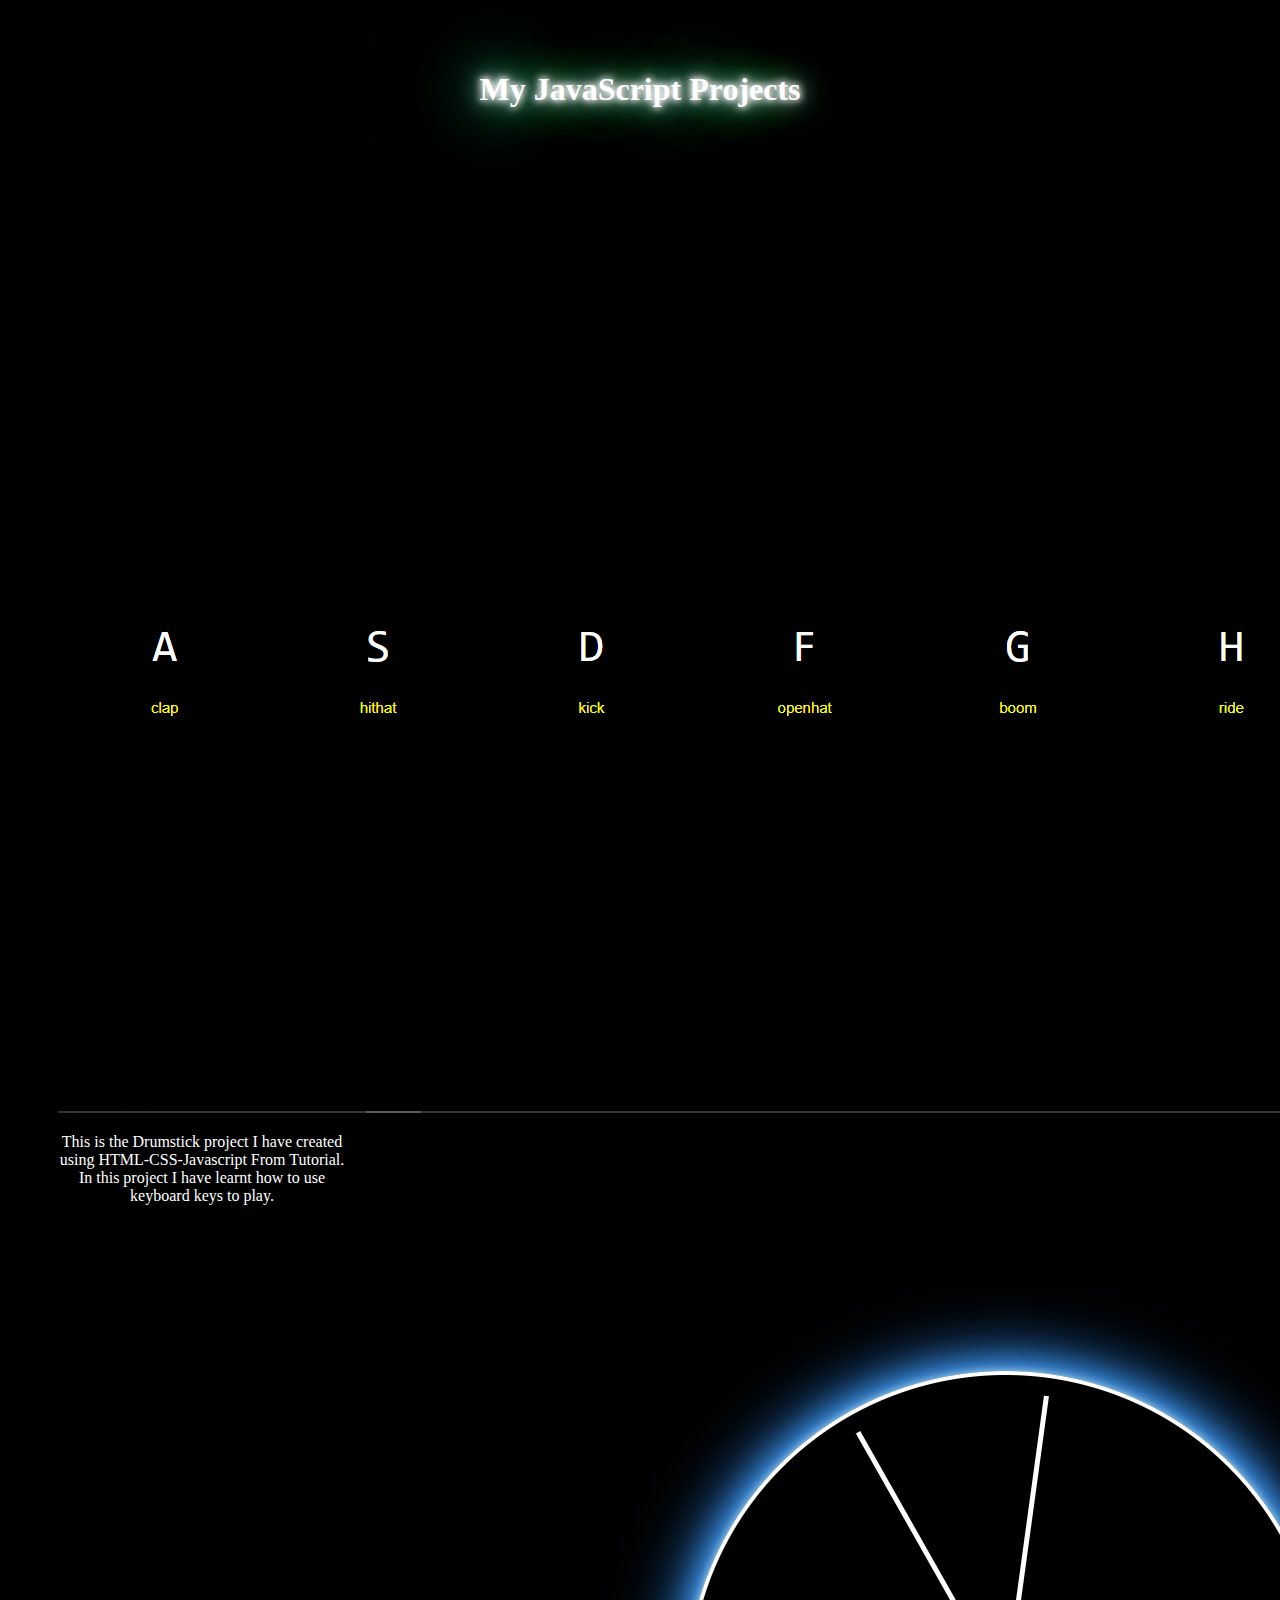
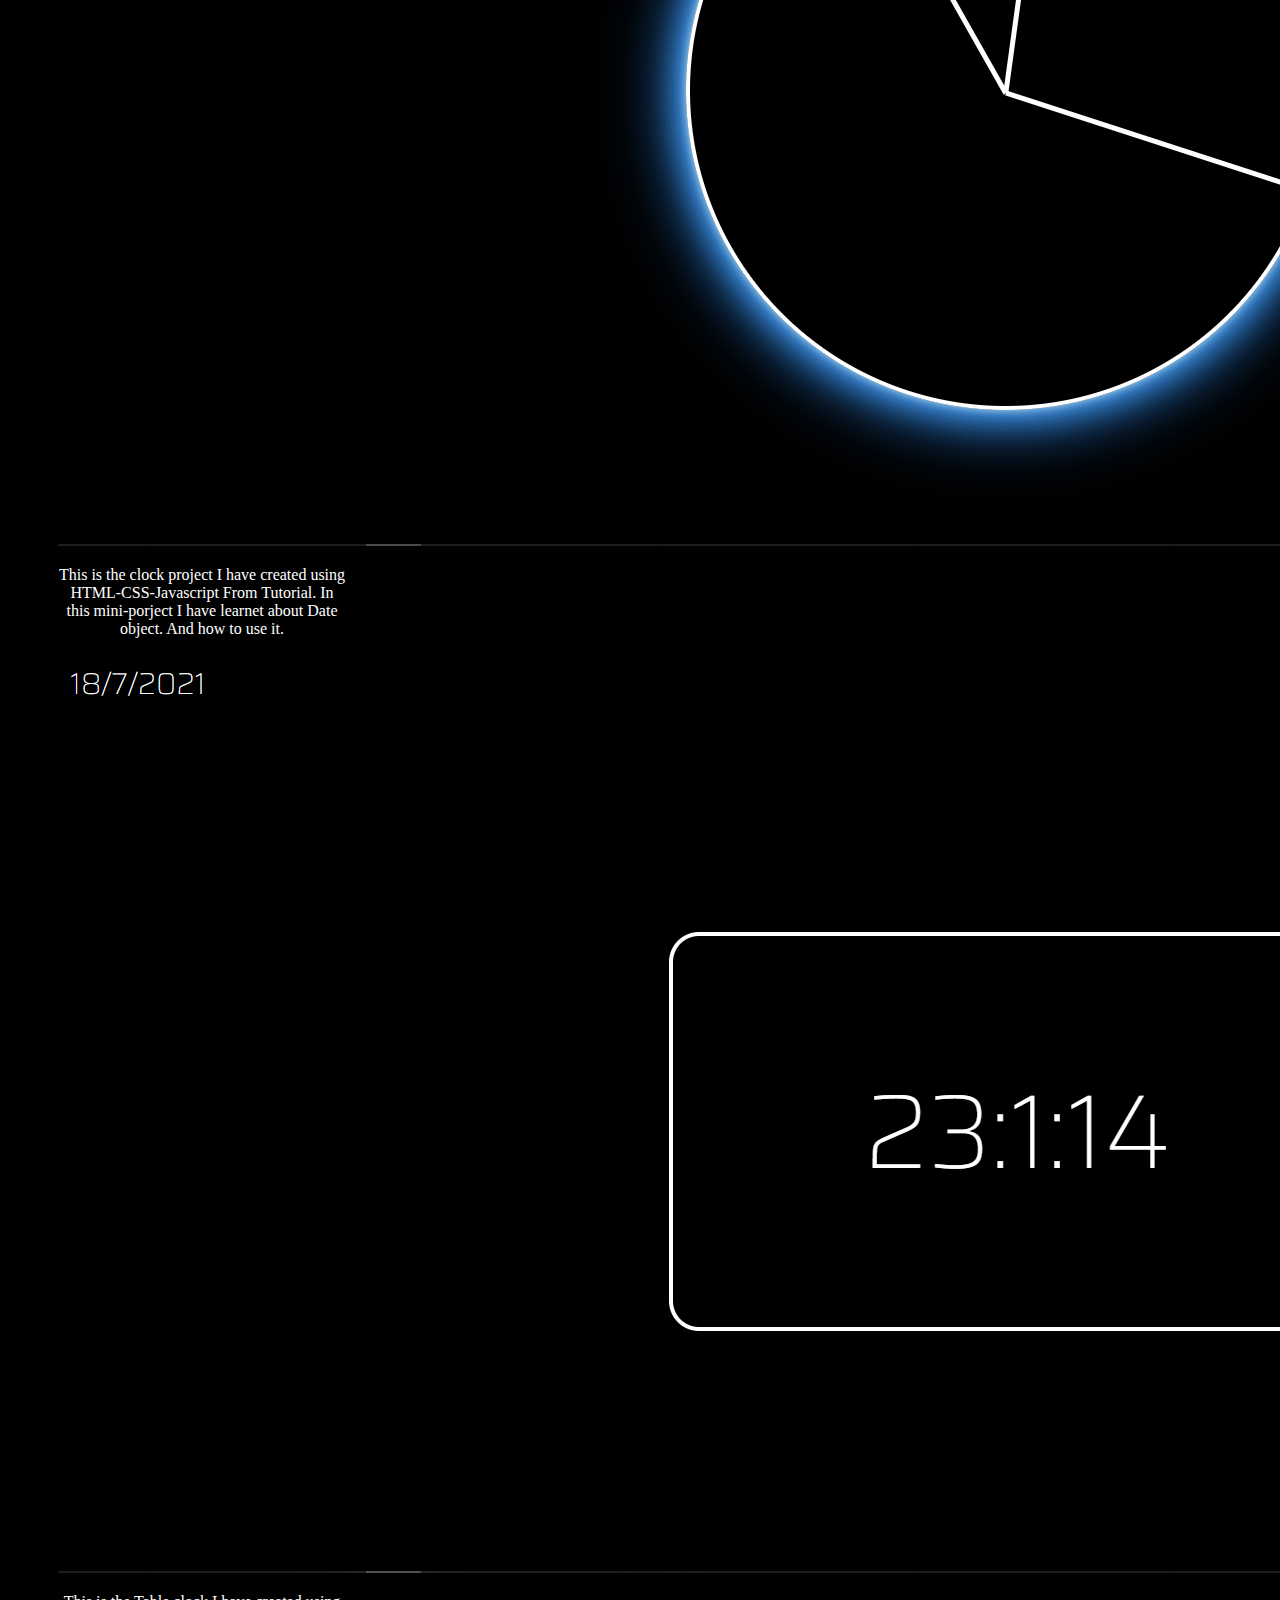
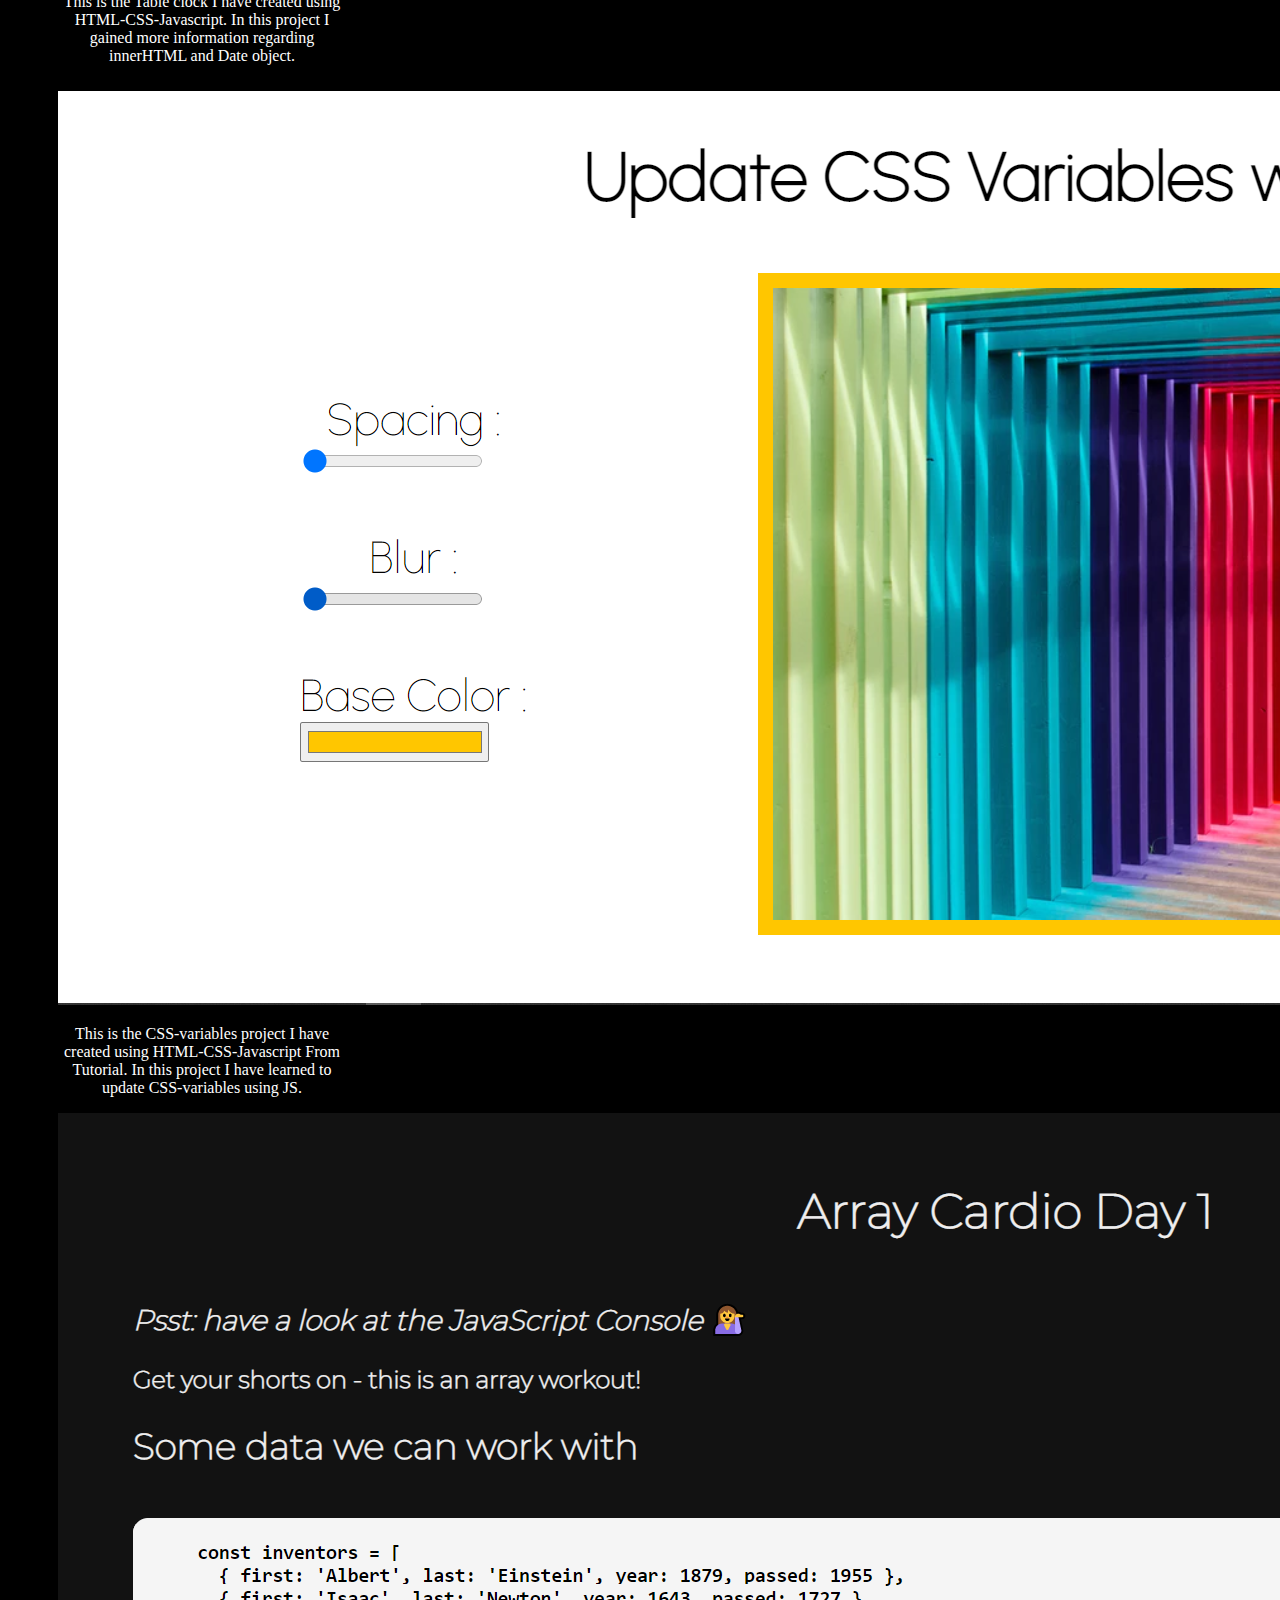
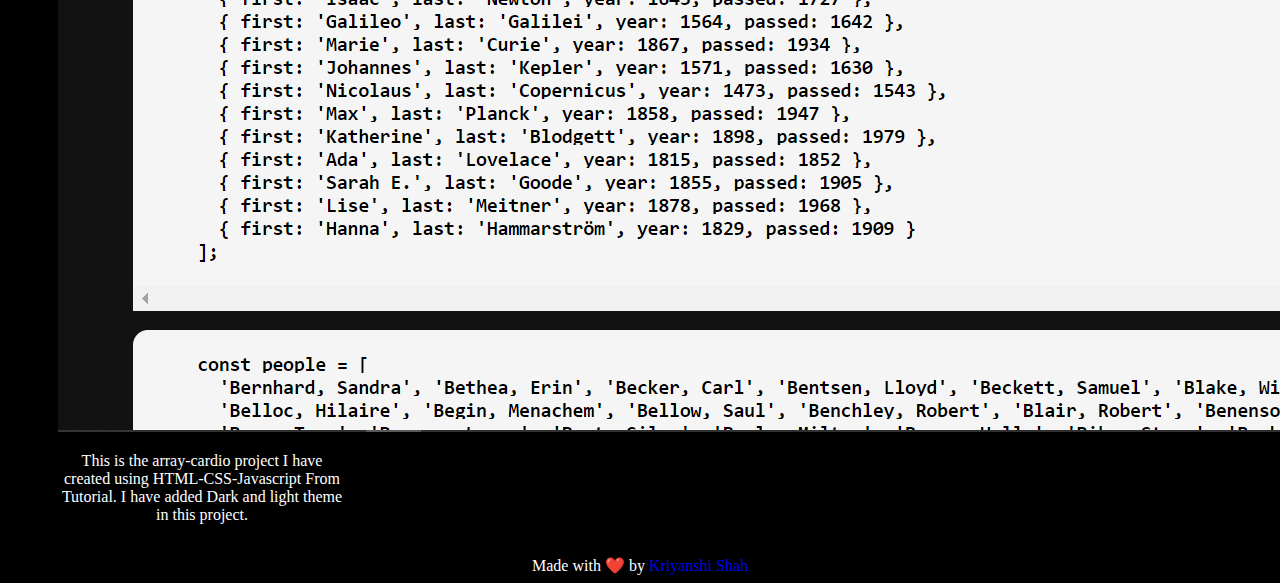
<file: index.html>
<!DOCTYPE html>
<html lang="en">
    <head>
        <meta charset="UTF-8" />
        <meta http-equiv="X-UA-Compatible" content="IE=edge" />
        <meta name="viewport" content="width=device-width, initial-scale=1.0" />
        <link href="https://cdn.jsdelivr.net/npm/bootstrap@5.0.2/dist/css/bootstrap.min.css" rel="stylesheet" integrity="sha384-EVSTQN3/azprG1Anm3QDgpJLIm9Nao0Yz1ztcQTwFspd3yD65VohhpuuCOmLASjC" crossorigin="anonymous">
        <title>My All JavaScript Projects</title>
    </head>
    <body>
        <h1 class="neonText">My JavaScript Projects</h1>
        <ul>
            <div class="content d-flex justify-content-around">
                <li><a href="DrumStick/index.html">
                <div class="card mb-2 col-3" style="width: 18rem;">
                    <img src="Drumstick.png" class="card-img-top" alt="picture of drumstick project">
                    <div class="card-body">
                        <p class="card-text">This is the Drumstick project I have created using HTML-CSS-Javascript From Tutorial. In this project I have learnt how to use keyboard keys to play.</p>
                    </div>
                </div>
                </a></li>
            <li><a href="Day2/index.html">
                <div class="card mb-2 col-3" style="width: 18rem;">
                    <img src="clock.png" class="card-img-top" alt="picture of clock project">
                    <div class="card-body">
                        <p class="card-text">This is the clock project I have created using HTML-CSS-Javascript From Tutorial. In this mini-porject I have learnet about Date object. And how to use it.</p>
                    </div>
                </div>
            </a></li>
            <li><a href="clock/index.html">
                <div class="card mb-2 col-3" style="width: 18rem;">
                    <img src="table-clock.png" class="card-img-top" alt="picture of table clock project">
                    <div class="card-body">
                        <p class="card-text">This is the Table clock I have created using HTML-CSS-Javascript. In this project I gained more information regarding innerHTML and Date object.</p>
                    </div>
                </div>
            </a></li>
        </div>
        <div class="content d-flex justify-content-around">
            <li><a href="CSS-variables/index.html">
                <div class="card" style="width: 18rem;">
                    <img src="CSS-variables.png" class="card-img-top" alt="picture of CSS-variables project">
                    <div class="card-body">
                        <p class="card-text">This is the CSS-variables project I have created using HTML-CSS-Javascript From Tutorial. In this project I have learned to update CSS-variables using JS.</p>
                    </div>
                </div>
            </a></li>
            <li><a href="Array-cardio/index.html">
                <div class="card" style="width: 18rem;">
                    <img src="Ararys-cardio.png" class="card-img-top" alt="picture of array-cardio project">
                    <div class="card-body">
                        <p class="card-text">This is the array-cardio project I have created using HTML-CSS-Javascript From Tutorial. I have added Dark and light theme in this project.</p>
                    </div>
                </div>
            </a></li>
        </div>
        </ul>

        <footer style="color: white;">Made with ❤️ by <a href="kriyanshishah.github.io" class="">Kriyanshi Shah</a></footer>

        <style>
            body{
                text-align: center;
                background-color: black;
            }

            h1{
                padding: 50px;
                animation: flicker 1.5s infinite alternate;  
            }

            .card{
                background-color: black;
                color: white;
                margin: 10px;
            }

            .card:hover{
                transform: scale(1.1);
                border: 3px solid white;
                z-index: 1;
            }

            .neonText {
                color: #fff;
                text-shadow:
                    0 0 7px #fff,
                    0 0 10px #fff,
                    0 0 21px #fff,
                    0 0 42px #0fa,
                    0 0 82px #0fa,
                    0 0 92px #0fa,
                    0 0 102px #0fa,
                    0 0 151px #0fa;
            }

            @keyframes flicker {
            0%, 18%, 22%, 25%, 53%, 57%, 100% {
            text-shadow:
                0 0 4px #fff,
                0 0 11px #fff,
                0 0 19px #fff,
                0 0 40px #0fa,
                0 0 80px #0fa,
                0 0 90px #0fa,
                0 0 100px #0fa,
                0 0 150px #0fa;
            }
            20%, 24%, 55% {       
                text-shadow: none;
        }
        }

            a:link {
                text-decoration: none;
            }

            a:visited {
                text-decoration: none;
            }

            a:hover {
                text-decoration: none;
            }

            a:active {
                text-decoration: underline;
            }

            ul{
                list-style: none;
                display: flex;
                flex-direction: column;
                justify-content: space-between;
            }
            
            @media only screen and (max-width: 700px) {
                .content{
                    display: flex;
                    flex-direction: column;
                }

                .card {
                    margin: 30px auto;
                }
            }

        </style>
    </body>
</html>
</file>
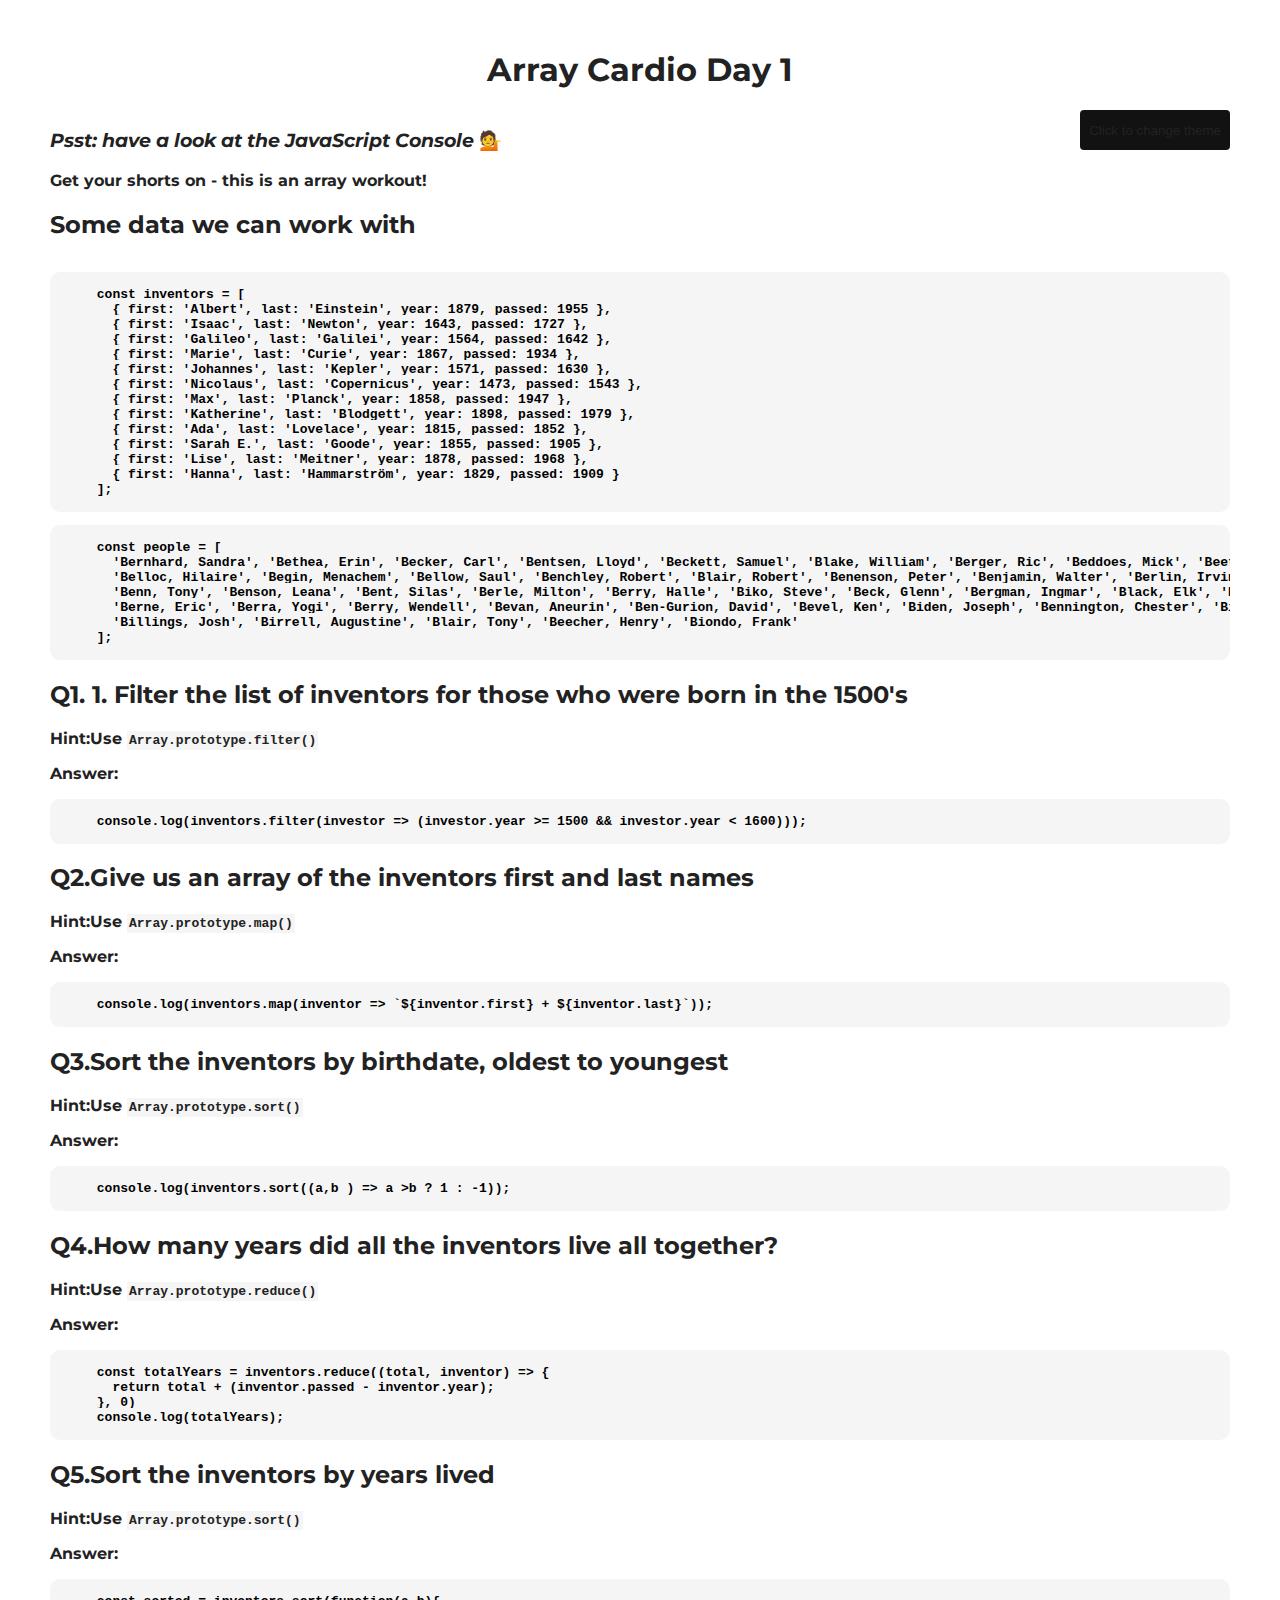
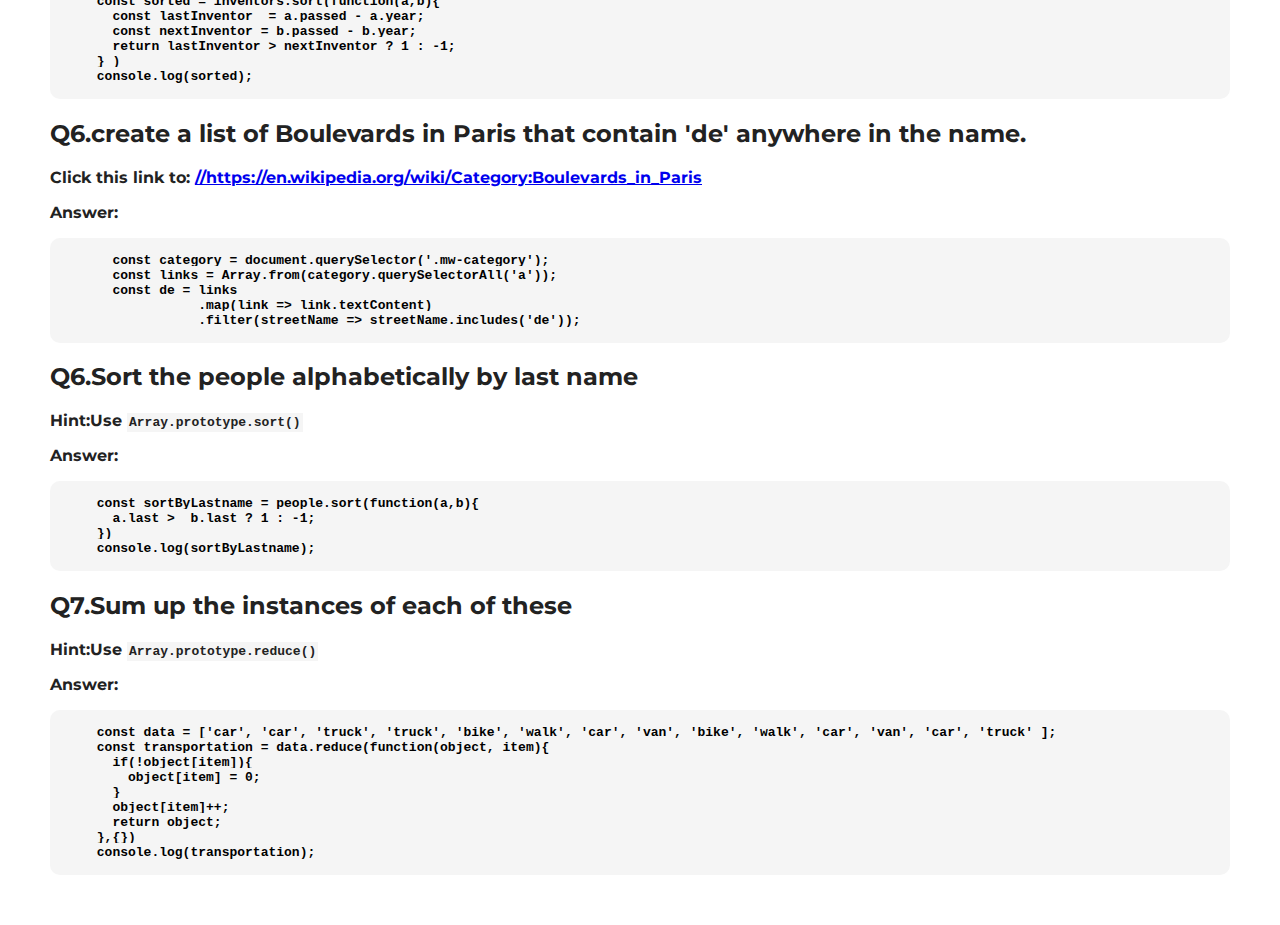
<file: Array-cardio/index.html>
<!DOCTYPE html>
<html lang="en">
<head>
  <meta charset="UTF-8">
  <title>Array Cardio 💪</title>
</head>
<body>
    <h1 style="text-align: center;">Array Cardio Day 1</h1>
      <div style="display: flex; flex-direction: row-reverse; justify-content: space-between">
      <button class="btn-toggle">Click to change theme</button>
      <div>
        <h3><em>Psst: have a look at the JavaScript Console</em> 💁</h3>
        <p>Get your shorts on - this is an array workout!</p>
        <h2>Some data we can work with </h2>
      </div>
    </div>
    <div class="text">
      <pre><code>
      const inventors = [
        { first: 'Albert', last: 'Einstein', year: 1879, passed: 1955 },
        { first: 'Isaac', last: 'Newton', year: 1643, passed: 1727 },
        { first: 'Galileo', last: 'Galilei', year: 1564, passed: 1642 },
        { first: 'Marie', last: 'Curie', year: 1867, passed: 1934 },
        { first: 'Johannes', last: 'Kepler', year: 1571, passed: 1630 },
        { first: 'Nicolaus', last: 'Copernicus', year: 1473, passed: 1543 },
        { first: 'Max', last: 'Planck', year: 1858, passed: 1947 },
        { first: 'Katherine', last: 'Blodgett', year: 1898, passed: 1979 },
        { first: 'Ada', last: 'Lovelace', year: 1815, passed: 1852 },
        { first: 'Sarah E.', last: 'Goode', year: 1855, passed: 1905 },
        { first: 'Lise', last: 'Meitner', year: 1878, passed: 1968 },
        { first: 'Hanna', last: 'Hammarström', year: 1829, passed: 1909 }
      ];</code>
      </pre>
    </div>
    <div class="text">
      <pre><code>
      const people = [
        'Bernhard, Sandra', 'Bethea, Erin', 'Becker, Carl', 'Bentsen, Lloyd', 'Beckett, Samuel', 'Blake, William', 'Berger, Ric', 'Beddoes, Mick', 'Beethoven, Ludwig',
        'Belloc, Hilaire', 'Begin, Menachem', 'Bellow, Saul', 'Benchley, Robert', 'Blair, Robert', 'Benenson, Peter', 'Benjamin, Walter', 'Berlin, Irving',
        'Benn, Tony', 'Benson, Leana', 'Bent, Silas', 'Berle, Milton', 'Berry, Halle', 'Biko, Steve', 'Beck, Glenn', 'Bergman, Ingmar', 'Black, Elk', 'Berio, Luciano',
        'Berne, Eric', 'Berra, Yogi', 'Berry, Wendell', 'Bevan, Aneurin', 'Ben-Gurion, David', 'Bevel, Ken', 'Biden, Joseph', 'Bennington, Chester', 'Bierce, Ambrose',
        'Billings, Josh', 'Birrell, Augustine', 'Blair, Tony', 'Beecher, Henry', 'Biondo, Frank'
      ];</code>
      </pre>
    </div>

    <div class="question">
      <h2><span>Q1.</span>
        1. Filter the list of inventors for those who were born in the 1500's
      </h2>
      <p><span>Hint:</span>Use <code>Array.prototype.filter()</code></p>
      <p>Answer:</p>
      <pre><code>
      console.log(inventors.filter(investor => (investor.year >= 1500 && investor.year < 1600)));
      </code></pre>
    </div>

    <div class="question">
      <h2><span>Q2.</span>Give us an array of the inventors first and last names
      </h2>
      <p><span>Hint:</span>Use <code>Array.prototype.map()</code></p>
      <p>Answer:</p>
      <pre><code>
      console.log(inventors.map(inventor => `${inventor.first} + ${inventor.last}`));
      </code></pre>
    </div>

    <div class="question">
      <h2><span>Q3.</span>Sort the inventors by birthdate, oldest to youngest
      </h2>
      <p><span>Hint:</span>Use <code>Array.prototype.sort()</code></p>
      <p>Answer:</p>
      <pre><code>
      console.log(inventors.sort((a,b ) => a >b ? 1 : -1));
      </code></pre>
    </div>

    <div class="question">
      <h2><span>Q4.</span>How many years did all the inventors live all together?
      </h2>
      <p><span>Hint:</span>Use <code>Array.prototype.reduce()</code></p>
      <p>Answer:</p>
      <pre><code>
      const totalYears = inventors.reduce((total, inventor) => {
        return total + (inventor.passed - inventor.year);
      }, 0)
      console.log(totalYears);
      </code></pre>
    </div>

    <div class="question">
      <h2><span>Q5.</span>Sort the inventors by years lived
      </h2>
      <p><span>Hint:</span>Use <code>Array.prototype.sort()</code></p>
      <p>Answer:</p>
      <pre><code>
      const sorted = inventors.sort(function(a,b){
        const lastInventor  = a.passed - a.year;
        const nextInventor = b.passed - b.year;
        return lastInventor > nextInventor ? 1 : -1;
      } )
      console.log(sorted);
      </code></pre>
    </div>

    <div class="question">
      <h2><span>Q6.</span>create a list of Boulevards in Paris that contain 'de' anywhere in the name.
      </h2>
      <p><span>Click this link to: <a href="// https://en.wikipedia.org/wiki/Category:Boulevards_in_Paris">//https://en.wikipedia.org/wiki/Category:Boulevards_in_Paris</a> </p>
      <p>Answer:</p>
      <pre><code>
        const category = document.querySelector('.mw-category');
        const links = Array.from(category.querySelectorAll('a'));
        const de = links
                   .map(link => link.textContent)
                   .filter(streetName => streetName.includes('de'));
      </code></pre>
    </div>
    <div class="question">
      <h2><span>Q6.</span>Sort the people alphabetically by last name
      </h2>
      <p><span>Hint:</span>Use <code>Array.prototype.sort()</code></p>
      <p>Answer:</p>
      <pre><code>
      const sortByLastname = people.sort(function(a,b){
        a.last >  b.last ? 1 : -1;
      })
      console.log(sortByLastname);
      </code></pre>
    </div>

    <div class="question">
      <h2><span>Q7.</span>Sum up the instances of each of these
      </h2>
      <p><span>Hint:</span>Use <code>Array.prototype.reduce()</code></p>
      <p>Answer:</p>
      <pre><code>
      const data = ['car', 'car', 'truck', 'truck', 'bike', 'walk', 'car', 'van', 'bike', 'walk', 'car', 'van', 'car', 'truck' ];
      const transportation = data.reduce(function(object, item){
        if(!object[item]){
          object[item] = 0;
        }
        object[item]++;
        return object;
      },{})
      console.log(transportation);
      </code></pre>
    </div>

    <style>
      @import url('https://fonts.googleapis.com/css2?family=Montserrat:wght@100&display=swap');

      body{ 
        --text-color: #222;
        --bkg-color: #fff;
        --code-bkg: whitesmoke;
        --btn-bkg: #121212;
        --font-color: #eee;
      }

      body.dark-theme {
        --text-color: #eee;
        --bkg-color: #121212;
        --code-bkg: whitesmoke;
        --btn-bkg: #fff;
        --font-color: #222;
      }

      pre{
        background-color: var(--code-bkg);
        width: 100%;
        overflow-x: scroll;
        color: black;
        border-radius: 10px;
      }


      code{
        background-color: var(--code-bkg);
        padding: 2px;
      }

      @media (prefers-color-scheme: dark) {
        /* defaults to dark theme */
        body {
          --text-color: #eee;
          --bkg-color: #121212;
          --btn-bkg: whitesmoke;
          --btn-color: #121212;ls
        }
        body.light-theme {
          --text-color: #222;
          --bkg-color: #fff;
          --btn-bkg: black;
          --btn-color: whitesmoke;
        }
      }

      body{
        font-family: 'Montserrat', sans-serif;
        font-weight: 700;
        margin: 50px;
        background: var(--bkg-color);
        color: var(--text-color);
      }

      button{
        height: 40px;
        padding: auto;
        background: var(--btn-bkg);
        color: var(--btn-color);
        border: 3px solid transparent;
        border-radius: 4px;
      }
    </style>
  <script>
    // Get your shorts on - this is an array workout!
    // ## Array Cardio Day 1

    // Some data we can work with

    const inventors = [
      { first: 'Albert', last: 'Einstein', year: 1879, passed: 1955 },
      { first: 'Isaac', last: 'Newton', year: 1643, passed: 1727 },
      { first: 'Galileo', last: 'Galilei', year: 1564, passed: 1642 },
      { first: 'Marie', last: 'Curie', year: 1867, passed: 1934 },
      { first: 'Johannes', last: 'Kepler', year: 1571, passed: 1630 },
      { first: 'Nicolaus', last: 'Copernicus', year: 1473, passed: 1543 },
      { first: 'Max', last: 'Planck', year: 1858, passed: 1947 },
      { first: 'Katherine', last: 'Blodgett', year: 1898, passed: 1979 },
      { first: 'Ada', last: 'Lovelace', year: 1815, passed: 1852 },
      { first: 'Sarah E.', last: 'Goode', year: 1855, passed: 1905 },
      { first: 'Lise', last: 'Meitner', year: 1878, passed: 1968 },
      { first: 'Hanna', last: 'Hammarström', year: 1829, passed: 1909 }
    ];

    const people = [
      'Bernhard, Sandra', 'Bethea, Erin', 'Becker, Carl', 'Bentsen, Lloyd', 'Beckett, Samuel', 'Blake, William', 'Berger, Ric', 'Beddoes, Mick', 'Beethoven, Ludwig',
      'Belloc, Hilaire', 'Begin, Menachem', 'Bellow, Saul', 'Benchley, Robert', 'Blair, Robert', 'Benenson, Peter', 'Benjamin, Walter', 'Berlin, Irving',
      'Benn, Tony', 'Benson, Leana', 'Bent, Silas', 'Berle, Milton', 'Berry, Halle', 'Biko, Steve', 'Beck, Glenn', 'Bergman, Ingmar', 'Black, Elk', 'Berio, Luciano',
      'Berne, Eric', 'Berra, Yogi', 'Berry, Wendell', 'Bevan, Aneurin', 'Ben-Gurion, David', 'Bevel, Ken', 'Biden, Joseph', 'Bennington, Chester', 'Bierce, Ambrose',
      'Billings, Josh', 'Birrell, Augustine', 'Blair, Tony', 'Beecher, Henry', 'Biondo, Frank'
    ];
    
    // Array.prototype.filter()
    // 1. Filter the list of inventors for those who were born in the 1500's
    const investorYear =inventors.filter(investor => (investor.year >= 1500 && investor.year < 1600));
    console.log(investorYear);

    // Array.prototype.map()
    // 2. Give us an array of the inventors first and last names
    const fullNames = inventors.map(inventor => `${inventor.first} + ${inventor.last}`);
    console.log(fullNames);

    // Array.prototype.sort()
    // 3. Sort the inventors by birthdate, oldest to youngest
    console.log(inventors.sort((a,b ) => a >b ? 1 : -1));

    // Array.prototype.reduce()
    // 4. How many years did all the inventors live all together?
    const totalYears = inventors.reduce((total, inventor) => {
      return total + (inventor.passed - inventor.year);
    }, 0)
    console.log(totalYears);

    // 5. Sort the inventors by years lived
    const sorted = inventors.sort(function(a,b){
      const lastInventor  = a.passed - a.year;
      const nextInventor = b.passed - b.year;
      return lastInventor > nextInventor ? 1 : -1;
    } )
    console.log(sorted);

    // 6. create a list of Boulevards in Paris that contain 'de' anywhere in the name
    // https://en.wikipedia.org/wiki/Category:Boulevards_in_Paris
    // const category = document.querySelector('.mw-category');
    // const links = Array.from(category.querySelectorAll('a'));
    // const de = links
    //             .map(link => link.textContent)
    //             .filter(streetName => streetName.includes('de'));

    // 7. sort Exercise
    // Sort the people alphabetically by last name
    const sortByLastname = people.sort(function(a,b){
      a.last >  b.last ? 1 : -1;
    })
    console.log(sortByLastname);
    // 8. Reduce Exercise
    // Sum up the instances of each of these
    const data = ['car', 'car', 'truck', 'truck', 'bike', 'walk', 'car', 'van', 'bike', 'walk', 'car', 'van', 'car', 'truck' ];
    const transportation = data.reduce(function(object, item){
      if(!object[item]){
        object[item] = 0;
      }
      object[item]++;
      return object;
    },{})
    console.log(transportation);

    const btn = document.querySelector(".btn-toggle");
    const prefersDarkScheme = window.matchMedia("(prefers-color-scheme: dark)");

    const currentTheme = localStorage.getItem("theme");
    if (currentTheme == "dark") {
      document.body.classList.toggle("dark-theme");
    } else if (currentTheme == "light") {
      document.body.classList.toggle("light-theme");
    }

    btn.addEventListener("click", function () {
      if (prefersDarkScheme.matches) {
        document.body.classList.toggle("light-theme");
        var theme = document.body.classList.contains("light-theme")
          ? "light"
          : "dark";
      } else {
        document.body.classList.toggle("dark-theme");
        var theme = document.body.classList.contains("dark-theme")
          ? "dark"
          : "light";
      }
      localStorage.setItem("theme", theme);
    });
  </script>
</body>
</html>
</file>
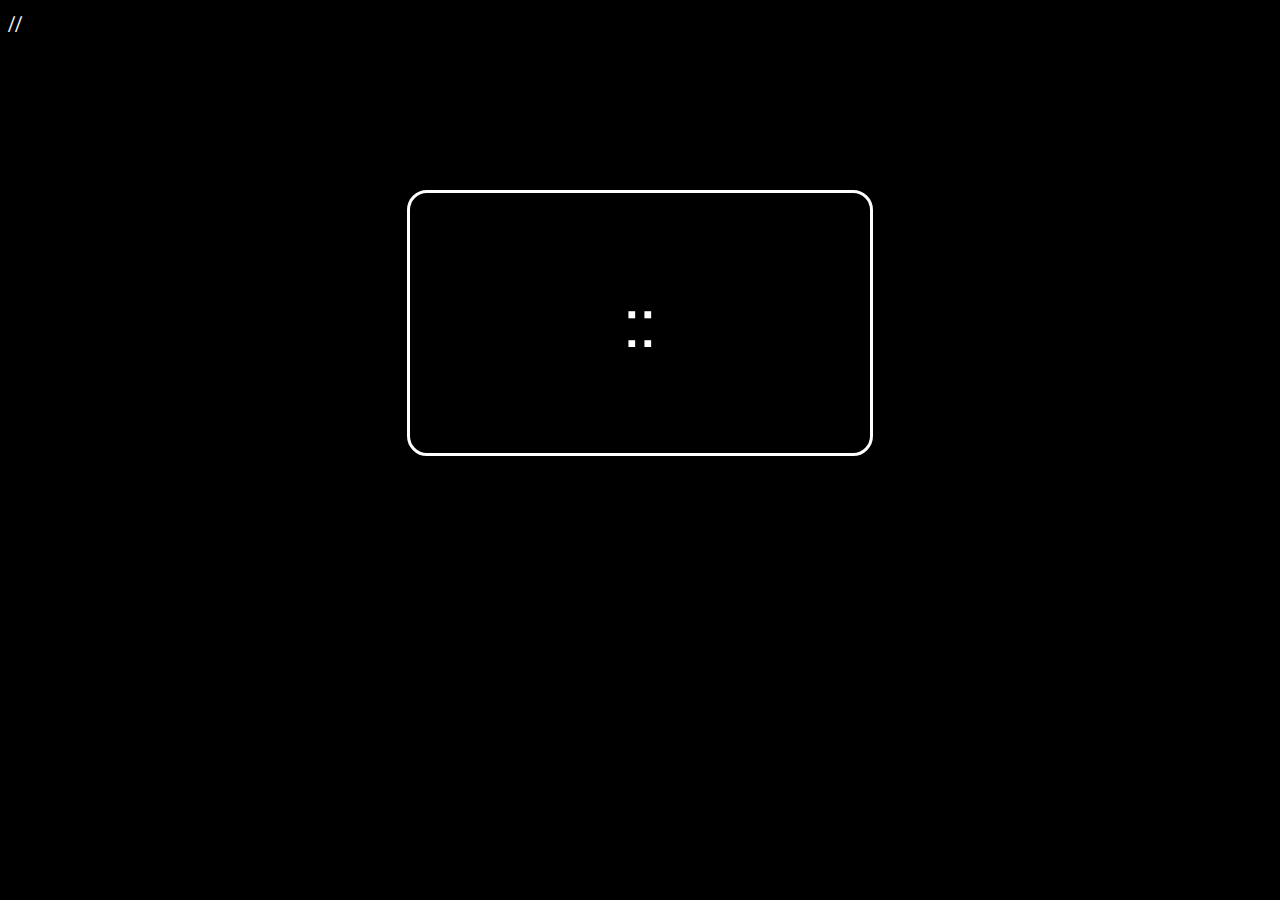
<file: clock/index.html>
<!DOCTYPE html>
<html lang="en">
    <head>
        <meta charset="UTF-8">
        <link rel="stylesheet" href="style.css">
        <title>JS + CSS Clock</title>
    </head>
    <body>
        <div class="dates">
            <div class="" id="date"></div>/
            <div class="" id="month"></div>/
            <div class="" id="year"></div>
        </div>
        <div class="clock">
            <div id="hrs" ></div>:
            <div id="mins"></div>:
            <div id="seconds"></div>
        </div>

        <script>
            function setDate(){
                const now = new Date();
                // console.log('1');
                const second = now.getSeconds();
                // console.log(second);
                const secondClock = document.getElementById('seconds');
                secondClock.innerHTML = second;

                const minute = now.getMinutes();
                // console.log(minute);
                const minuteClock = document.getElementById('mins');
                minuteClock.innerHTML = minute;

                const hour = now.getHours();
                // console.log(hour);
                const hourClock = document.getElementById('hrs');
                hourClock.innerHTML = hour;

                const date = now.getDate();
                const dateClock = document.getElementById('date');
                dateClock.innerHTML = date;

                const month = now.getMonth();
                const monthClock = document.getElementById('month');
                monthClock.innerHTML = month;

                const year = now.getFullYear();
                const yearClock = document.getElementById('year');
                yearClock.innerHTML = year;

            }
            setInterval(setDate,1000);
        </script>
    </body>
</html>
</file>
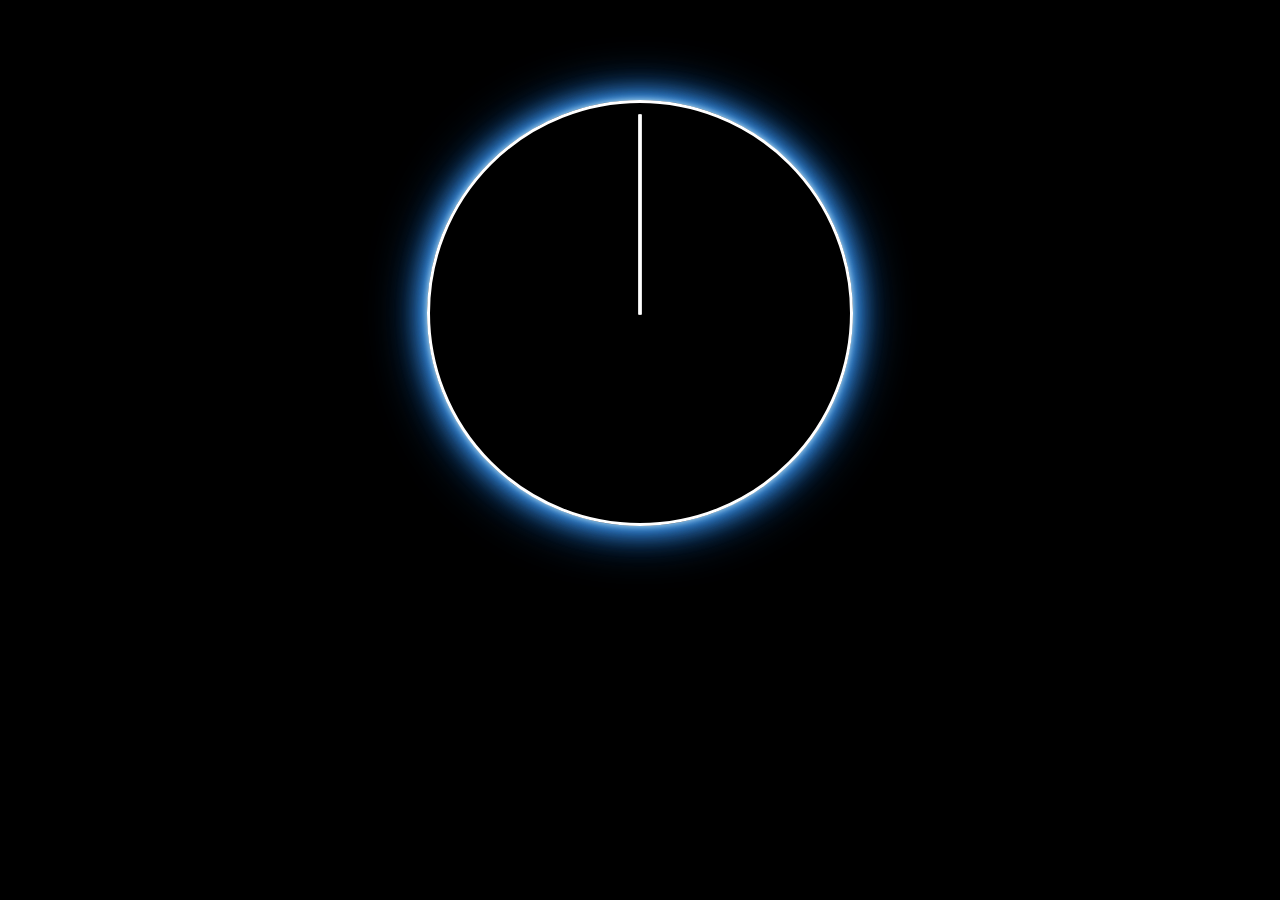
<file: Day2/index.html>
<!DOCTYPE html>
<html lang="en">
<head>
  <meta charset="UTF-8">
  <link rel="stylesheet" href="style.css">
  <title>JS + CSS Clock</title>
</head>
<body>


    <div class="clock">
      <div class="clock-face">
        <div class="hand hour-hand"></div>
        <div class="hand min-hand"></div>
        <div class="hand second-hand"></div>
      </div>
    </div>

  <script>
      const secondHand =document.querySelector('.second-hand');
      const minsHand =  document.querySelector('.min-hand');
      const hourHand =  document.querySelector('.hour-hand');
      function setDate(){
          const now = new Date();

          const seconds = now.getSeconds();
          const secondsDegrees = ((seconds / 60) * 360) + 90;
          secondHand.style.transform = `rotate(${secondsDegrees}deg)`;

          const minutes = now.getMinutes();
          const minutesDegrees = ((minutes / 60) * 360) + ((seconds/60)*6) + 90;
          minsHand.style.transform = `rotate(${minutesDegrees}deg)`;

          const hour = now.getHours();
          const hoursDegrees = ((hour / 12) * 360) + ((minutes/60)*30) + 90;
          hourHand.style.transform = `rotate(${hoursDegrees}deg)`;
          
        //   console.log(minutes);
        //   console.log(seconds);
      }
      setInterval(setDate, 1000);

  </script>
</body>
</html>
</file>
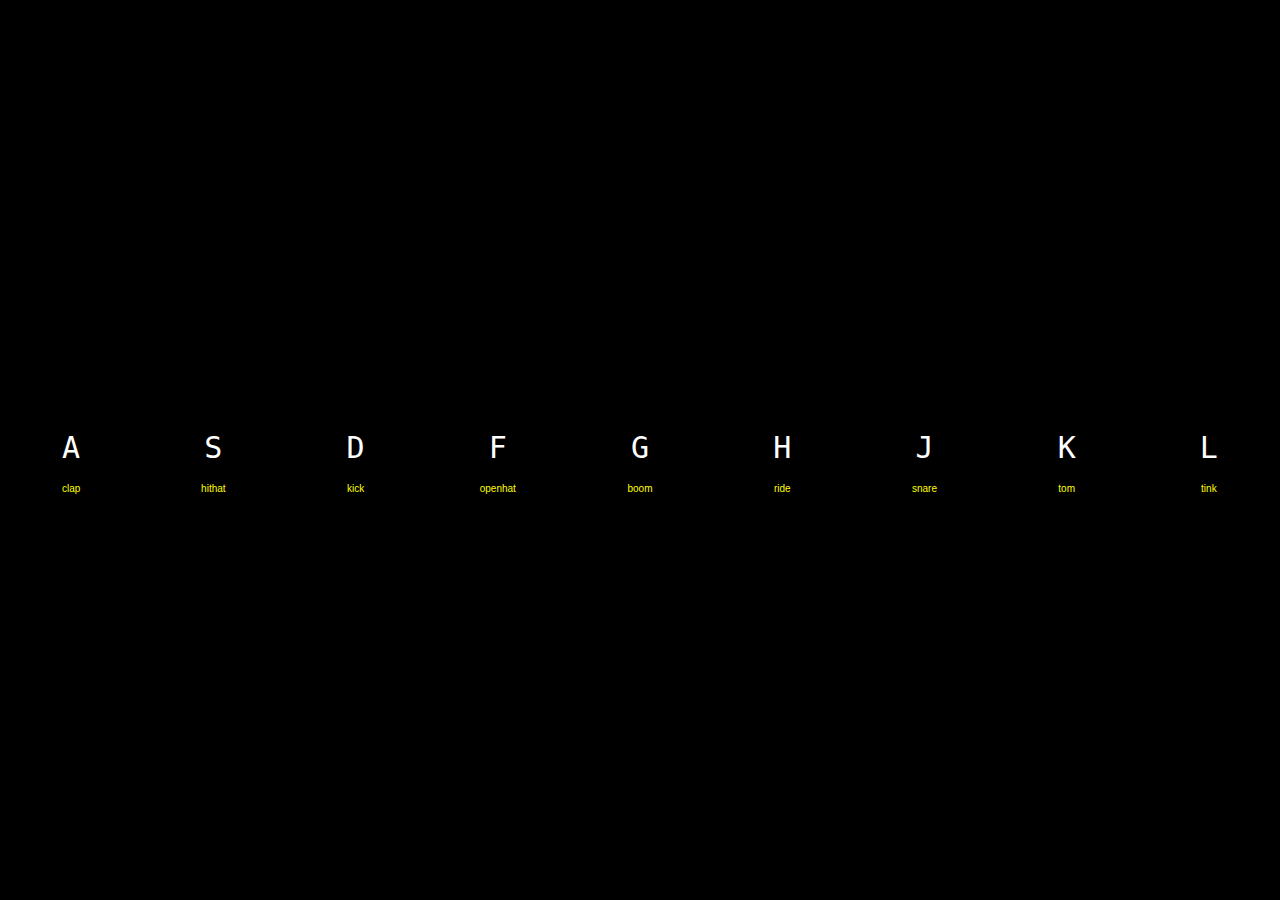
<file: DrumStick/index.html>
<!DOCTYPE html>
<html lang="en">
    <head>
        <meta charset="UTF-8">
        <title>JS Drum Kit</title>
        <link rel="stylesheet" href="style.css">
    </head>
    <body>
        <div class="keys">
            <div data-key="65" class="key">
                <kbd>A</kbd>
                <span class="sound">clap</span>
            </div>
            <div data-key="83" class="key">
                <kbd>S</kbd>
                <span class="sound">hithat</span>
            </div>
            <div data-key="68" class="key">
                <kbd>D</kbd>
                <span class="sound">kick</span>
            </div>
            <div data-key="70" class="key">
                <kbd>F</kbd>
                <span class="sound">openhat</span>
            </div>
            <div data-key="71" class="key">
                <kbd>G</kbd>
                <span class="sound">boom</span>
            </div>
            <div data-key="72" class="key">
                <kbd>H</kbd>
                <span class="sound">ride</span>
            </div>
            <div data-key="74" class="key">
                <kbd>J</kbd>
                <span class="sound">snare</span>
            </div>
            <div data-key="75" class="key">
                <kbd>K</kbd>
                <span class="sound">tom</span>
            </div>
            <div data-key="76" class="key">
                <kbd>L</kbd>
                <span class="sound">tink</span>
            </div>
        </div>

        <audio data-key="65" src="./sounds/01 - JavaScript Drum Kit_sounds_clap.wav"></audio>
        <audio data-key="83" src="./sounds/01 - JavaScript Drum Kit_sounds_hihat.wav"></audio>
        <audio data-key="68" src="./sounds/01 - JavaScript Drum Kit_sounds_kick.wav"></audio>
        <audio data-key="70" src="./sounds/01 - JavaScript Drum Kit_sounds_openhat.wav"></audio>
        <audio data-key="71" src="./sounds/01 - JavaScript Drum Kit_sounds_boom.wav"></audio>
        <audio data-key="72" src="./sounds/01 - JavaScript Drum Kit_sounds_ride.wav"></audio>
        <audio data-key="74" src="./sounds/01 - JavaScript Drum Kit_sounds_snare.wav"></audio>
        <audio data-key="75" src="./sounds/01 - JavaScript Drum Kit_sounds_tom.wav"></audio>
        <audio data-key="76" src="./sounds/01 - JavaScript Drum Kit_sounds_tink.wav"></audio>

        <script>
            window.addEventListener('keydown',function(e){
                const audio = document.querySelector(`audio[data-key='${e.keyCode}']`);
                //console.log(audio);
                const key = document.querySelector(`.key[data-key='${e.keyCode}']`);
                //console.log(key);
                if(!audio) return; // stop the function from running all togather
                key.classList.add('playing');
                audio.currentTime = 0 // rewind to start
                audio.play();

            })

            function playSound(e){
                const audio = document.querySelector(`audio[data-key='${e.keyCode}']`);
                //console.log(audio);
                const key = document.querySelector(`.key[data-key='${e.keyCode}']`);
                //console.log(key);
                if(!audio) return; // stop the function from running all togather
                key.classList.add('playing');
                audio.currentTime = 0 // rewind to start
                audio.play();

            }

            function removeTransition(e){
                // console.log(e);
                if(e.propertyName !== 'transform') return; // skip if it is not a transition
                // console.log(e.propertyName);
                this.classList.remove('playing')
            }

            const keys = document.querySelectorAll('.key');
            keys.forEach(key => key.addEventListener('transitionend', removeTransition));
        </script>
    </body>
</html>
</file>
<file: clock/style.css>
@import url('https://fonts.googleapis.com/css2?family=Saira:wght@100&display=swap');

html{
    font-family: 'Saira';
    background: black;
}

.clock{
    width: 400px;
    height: 200px;
    margin: 150px auto;
    padding: 30px;
    border: solid 3px white;
    border-radius: 20px;
    color: white;
    display: flex;
    justify-content: center;
    align-items: center;
    font-size: 70px;
}

.dates{
    display: flex;
    right: 10px;
    top: 10px;
    color: whitesmoke;
    font-size: 20px;
}
</file>
<file: Day2/style.css>
html{
    background-color: black;
}

.clock{
    height: 400px;
    width: 400px;
    border: white solid 3px;
    border-radius: 50%;
    margin: 100px auto;
    position: relative;
    padding: 10px;
    /* box-shadow:; */
    box-shadow:
            0 0 6px rgba(202,228,225,0.92),
    0 0 30px rgba(202,228,225,0.34),
    0 0 12px rgba(30,132,242,0.52),
    0 0 21px rgba(30,132,242,0.92),
    0 0 34px rgba(30,132,242,0.78),
    0 0 54px rgba(30,132,242,0.92);

}

.clock-face{
    position: relative;
    width: 100%;
    height: 100%;
    /* transform: translateY(-3px); account for the height of the clock hands */
} 

.hand{
    width: 50%;
    height: 3px;
    background: white;
    position: absolute;
    top: 50%;
    transform-origin: 100%;
    transform: rotate(90deg);
    transition: all 0.5s;
    transition-timing-function: ease-out;

}
</file>
<file: DrumStick/style.css>
@import url('https://fonts.googleapis.com/css2?family=Montserrat:wght@100&display=swap');

html {
    font-size: 20px;
    background-size: cover;
    background: black;
  }

body,html {
    margin: 0;
    padding: 0;
    font-family: sans-serif;
}

.keys{
    display: flex;
    flex: 1;
    min-height: 100vh;
    align-items: center;
    justify-content: center;
}

.key{
    height: 40px;
    width: 40px;
    border: 2px solid black;
    padding: 30px;
    margin: 20px;
    color: white;
    transition: all 0.07s;
    font-size: 30px;
    text-align: center;
}


/* to use hover */
/*.key:hover{
    background: rgba(255,255,255,0.1);
    border-color: whitesmoke;
    border-radius: 80px;
}*/

.playing{
    background: rgba(255,255,255,0.1);
    border-color: #ffc600;
    border-radius: 10px;
    transform: scale(1.1);
}

.sound{
    color: yellow;
    font-size: 10px;
}

@media only screen and (max-width:979px){
    .keys{
        display: flex;
        flex-direction: column;
    }

}
</file>
